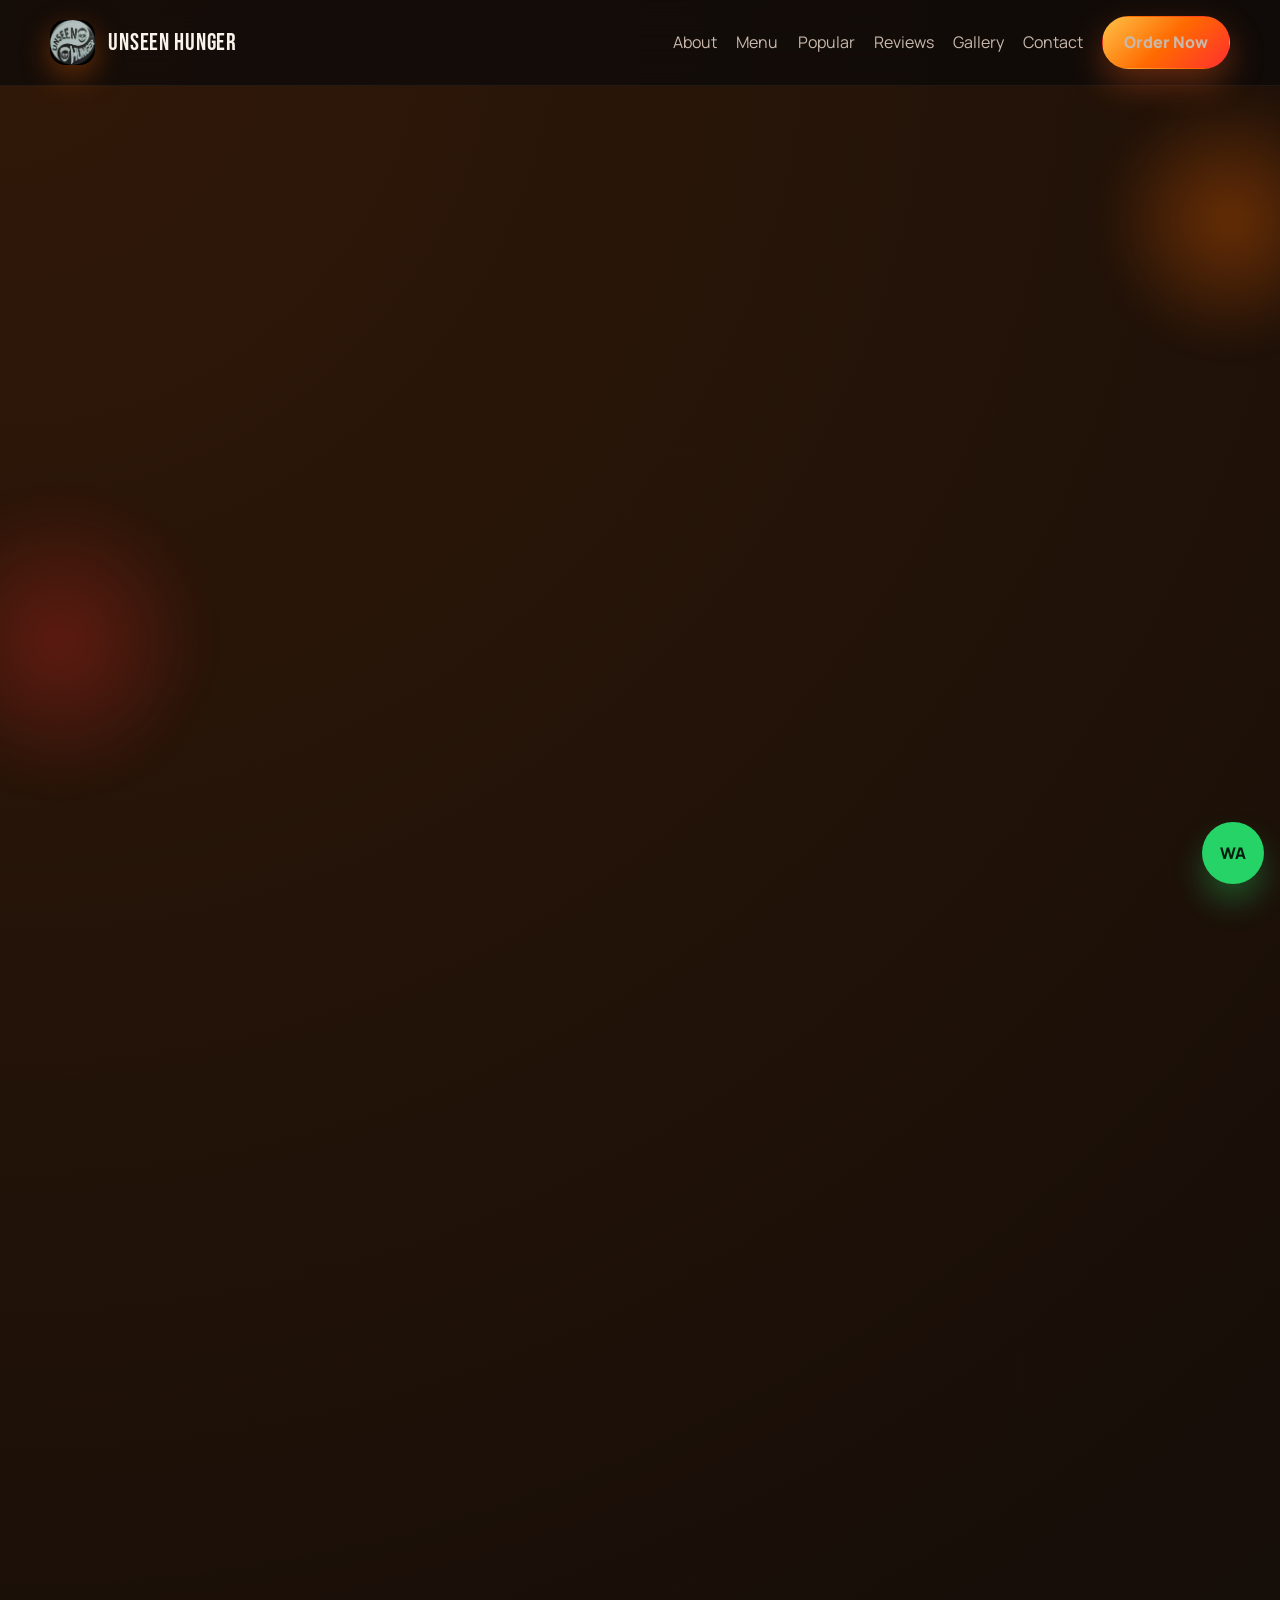
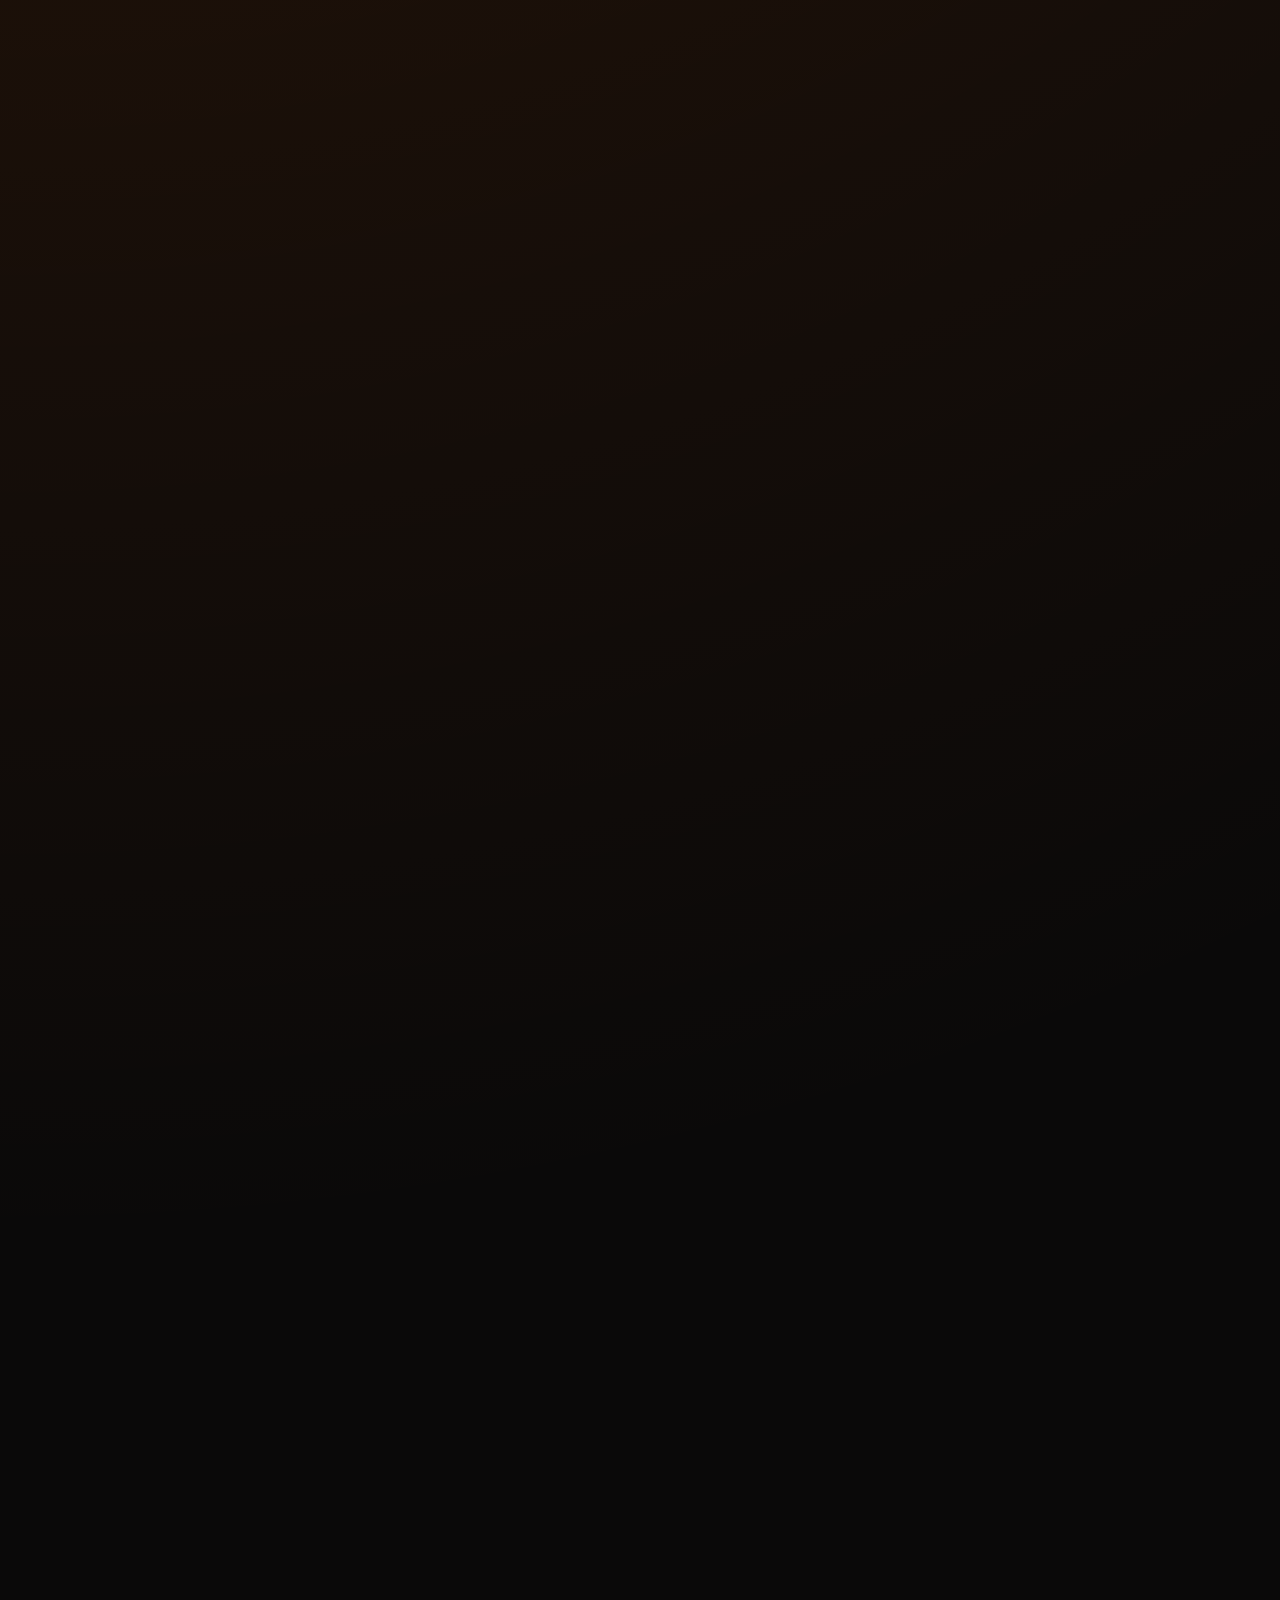
<file: Unseen hunger/index.html>
<!DOCTYPE html>
<html lang="en">
<head>
    <meta charset="UTF-8">
    <meta http-equiv="refresh" content="0; url=./public/index.html">
    <title>Unseen Hunger</title>
</head>
<body>
    <p>Redirecting to <a href="./public/index.html">Unseen Hunger</a>...</p>
</body>
</html>
</file>
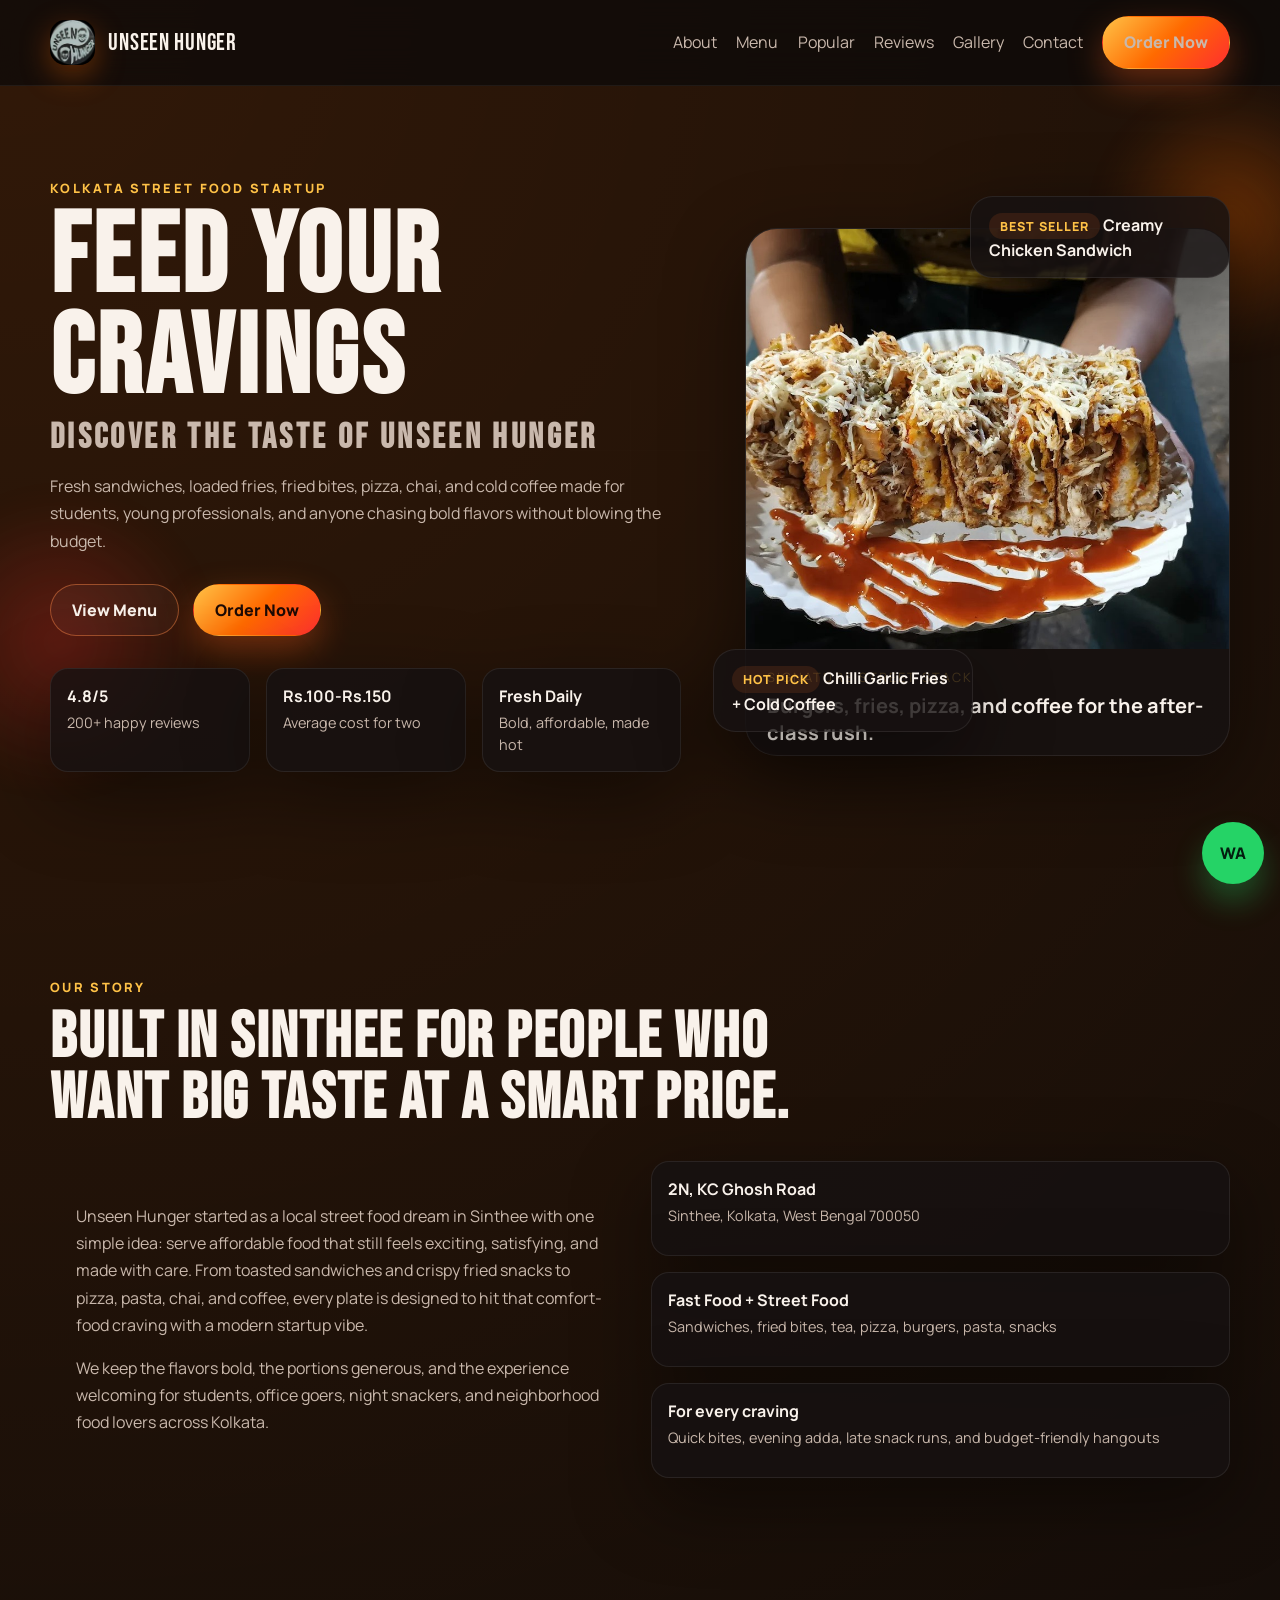
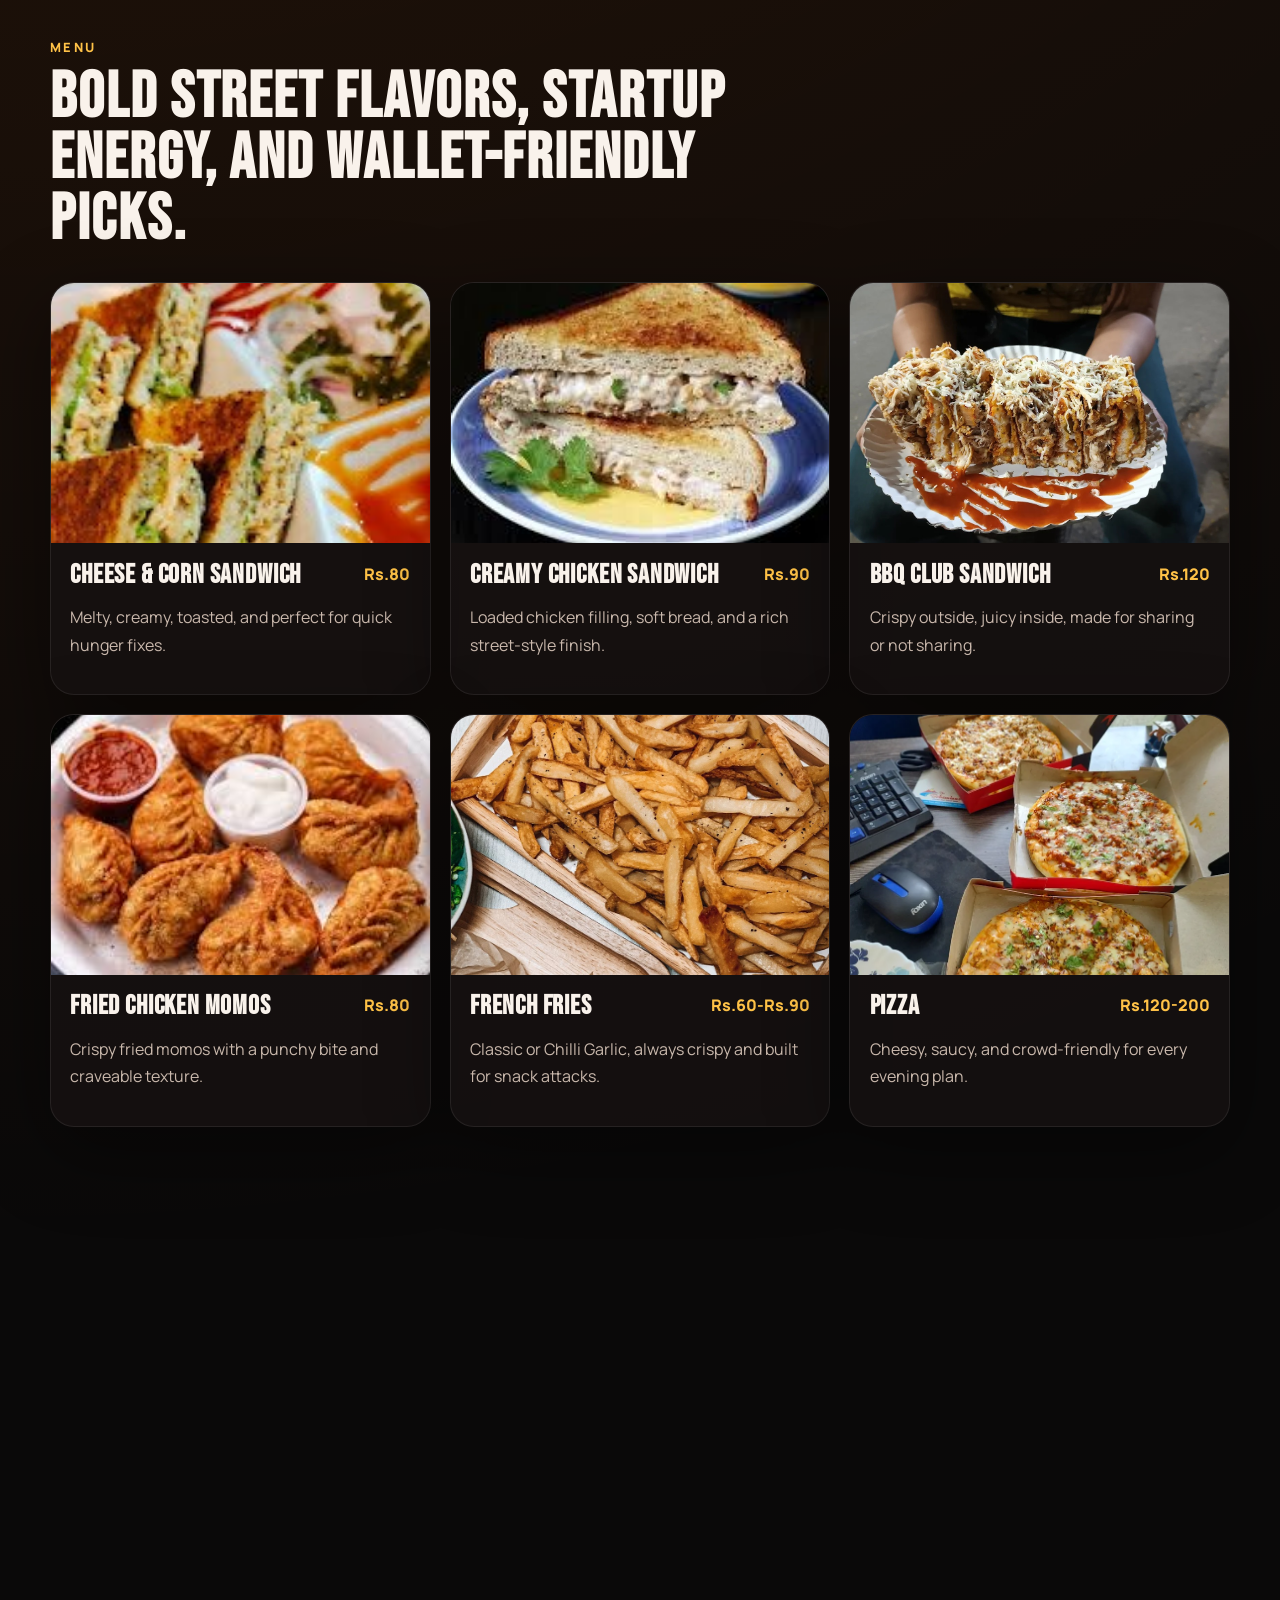
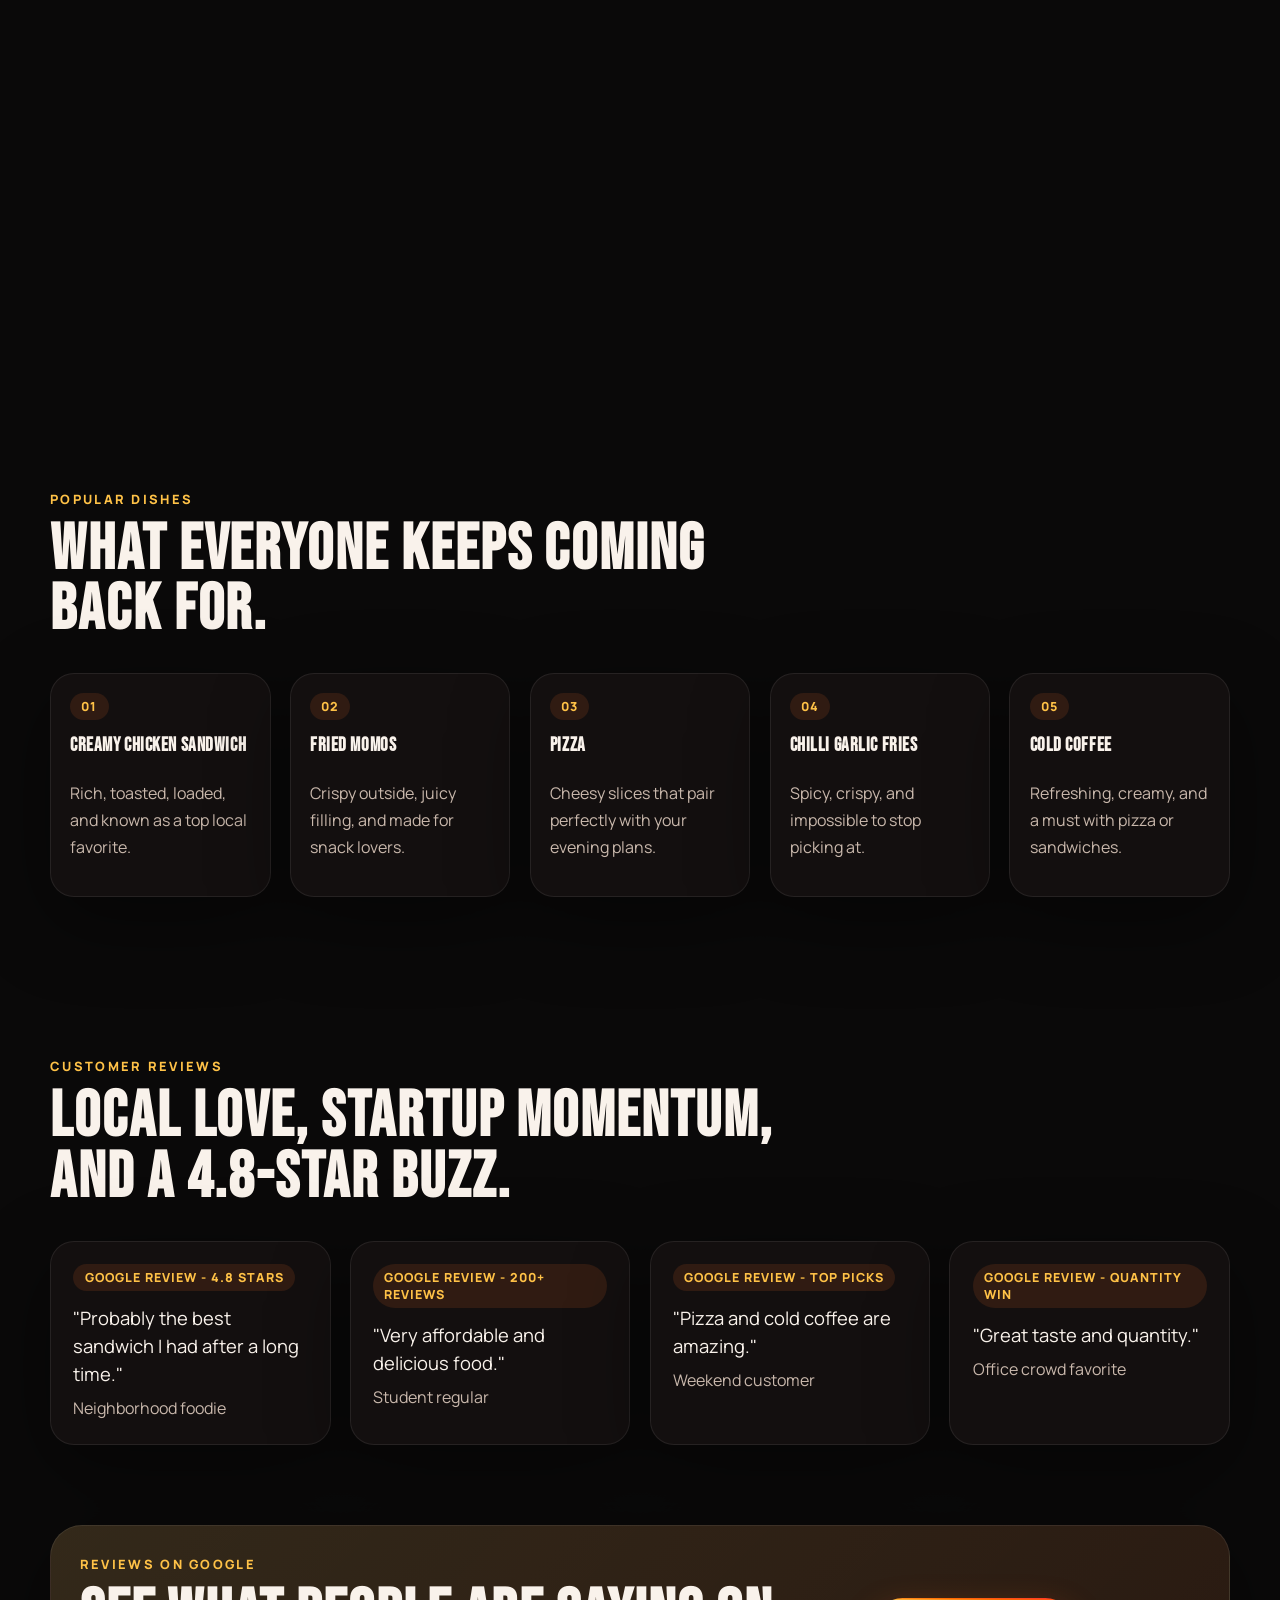
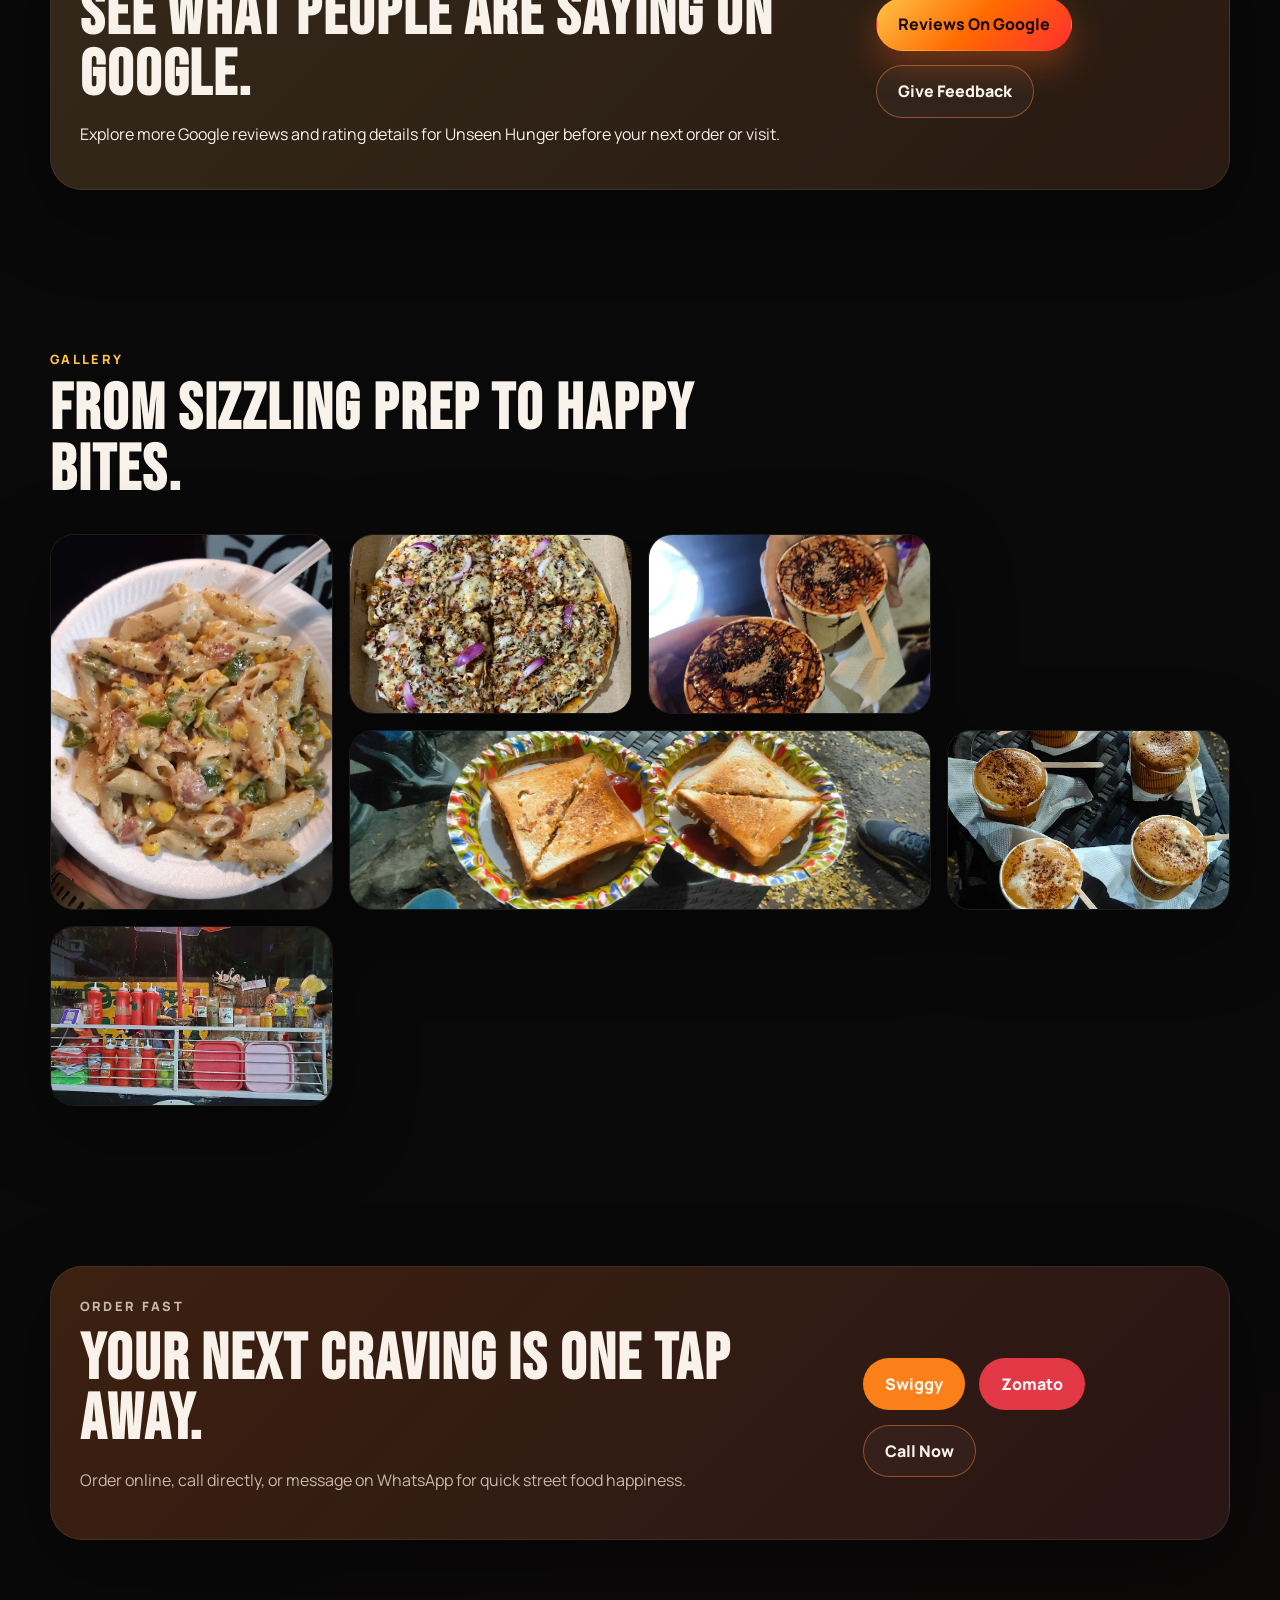
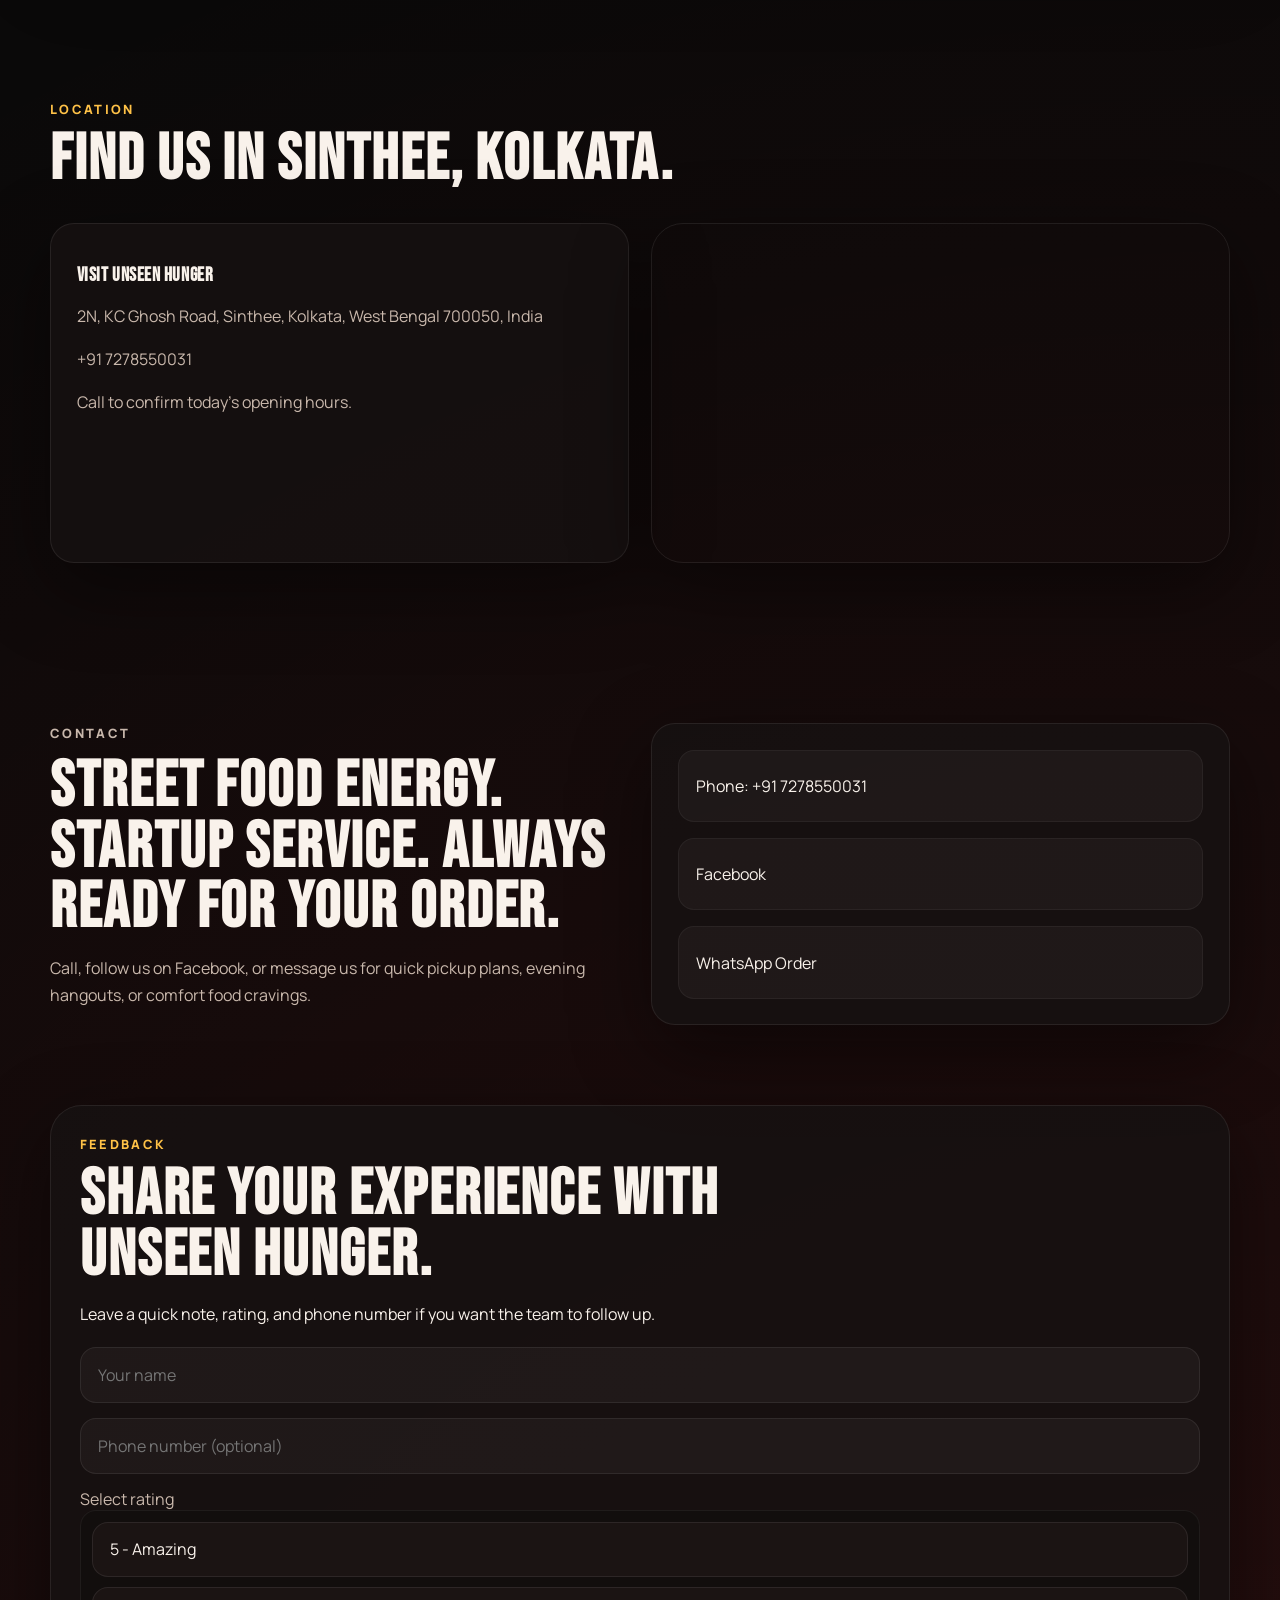
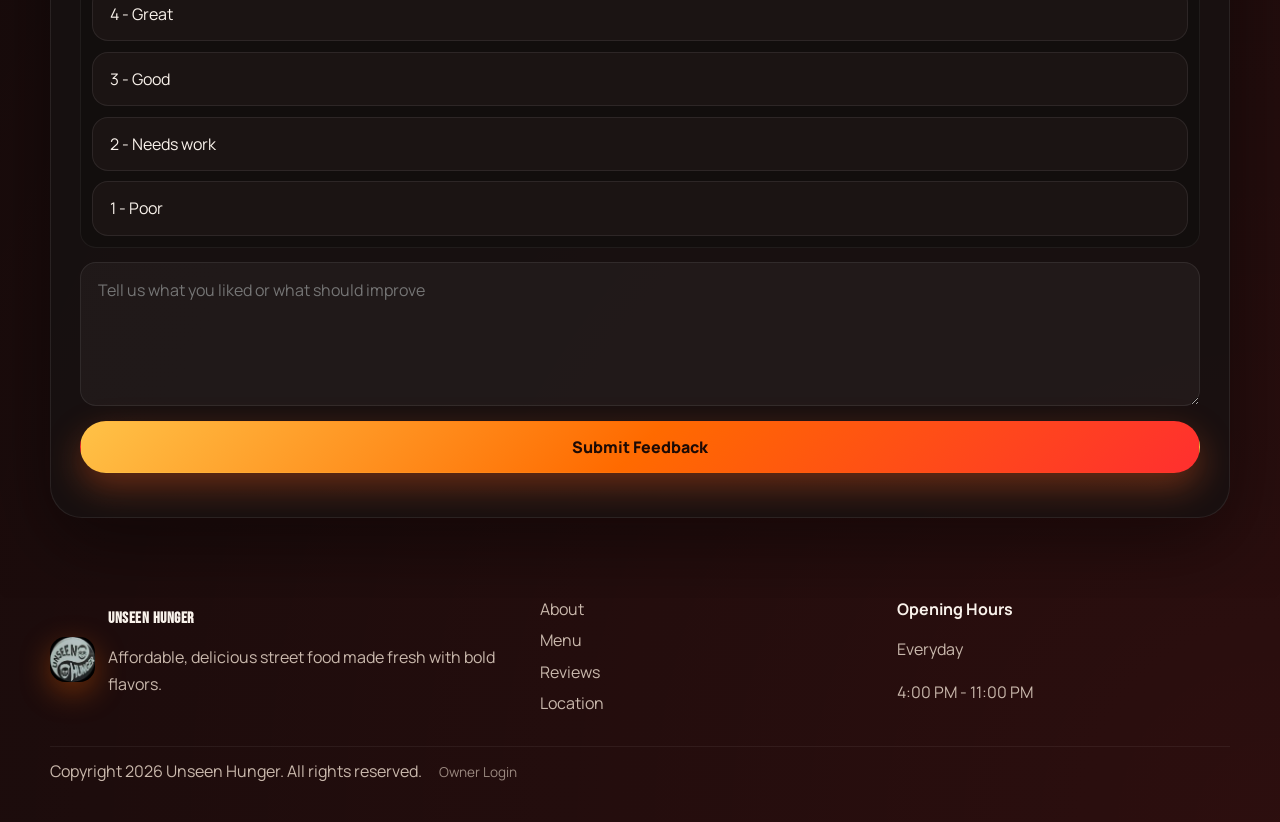
<file: Unseen hunger/public/index.html>
<!DOCTYPE html>
<html lang="en">
<head>
    <meta charset="UTF-8">
    <meta name="viewport" content="width=device-width, initial-scale=1.0">
    <meta name="description" content="Unseen Hunger is Kolkata's bold street food startup serving sandwiches, fried bites, pizza, chai, coffee, and more at student-friendly prices.">
    <title>Unseen Hunger | Feed Your Cravings</title>
    <link rel="preconnect" href="https://fonts.googleapis.com">
    <link rel="preconnect" href="https://fonts.gstatic.com" crossorigin>
    <link href="https://fonts.googleapis.com/css2?family=Bebas+Neue&family=Manrope:wght@400;500;700;800&display=swap" rel="stylesheet">
    <link rel="stylesheet" href="style.css">
</head>
<body>
    <div class="bg-orb orb-1"></div>
    <div class="bg-orb orb-2"></div>
    <div class="noise"></div>

    <header class="site-header" id="top">
        <nav class="navbar">
            <a class="brand" href="#hero" aria-label="Unseen Hunger home">
                <img class="brand-mark" src="logo.jpg.jpeg" alt="Unseen Hunger logo">
                <span class="brand-text">Unseen Hunger</span>
            </a>
            <button class="menu-toggle" type="button" aria-expanded="false" aria-controls="nav-links" aria-label="Open navigation">
                <span></span>
                <span></span>
                <span></span>
            </button>
            <div class="nav-links" id="nav-links">
                <a href="#about">About</a>
                <a href="#menu">Menu</a>
                <a href="#popular">Popular</a>
                <a href="#reviews">Reviews</a>
                <a href="#gallery">Gallery</a>
                <a href="#contact">Contact</a>
                <a class="button button-primary nav-cta" href="#order">Order Now</a>
            </div>
        </nav>
    </header>

    <main>
        <section class="hero section" id="hero">
            <div class="hero-copy reveal">
                <p class="eyebrow">Kolkata Street Food Startup</p>
                <h1>Feed Your Cravings <span>Discover the Taste of Unseen Hunger</span></h1>
                <p class="hero-text">
                    Fresh sandwiches, loaded fries, fried bites, pizza, chai, and cold coffee made for students,
                    young professionals, and anyone chasing bold flavors without blowing the budget.
                </p>
                <div class="hero-actions">
                    <a class="button button-secondary" href="#menu">View Menu</a>
                    <a class="button button-primary" href="#order">Order Now</a>
                </div>
                <div class="hero-metrics">
                    <div>
                        <strong>4.8/5</strong>
                        <span>200+ happy reviews</span>
                    </div>
                    <div>
                        <strong>Rs.100-Rs.150</strong>
                        <span>Average cost for two</span>
                    </div>
                    <div>
                        <strong>Fresh Daily</strong>
                        <span>Bold, affordable, made hot</span>
                    </div>
                </div>
            </div>

            <div class="hero-visual reveal">
                <div class="hero-stack">
                    <article class="hero-card hero-card-main floating-card">
                        <img src="bbq-club.jpg.jpeg" alt="Unseen Hunger signature sandwich">
                        <div class="hero-card-body">
                            <p>Signature Street Stack</p>
                            <strong>Burgers, fries, pizza, and coffee for the after-class rush.</strong>
                        </div>
                    </article>
                    <article class="hero-card hero-card-small card-top">
                        <span class="tag">Best Seller</span>
                        <strong>Creamy Chicken Sandwich</strong>
                    </article>
                    <article class="hero-card hero-card-small card-bottom">
                        <span class="tag">Hot Pick</span>
                        <strong>Chilli Garlic Fries + Cold Coffee</strong>
                    </article>
                </div>
            </div>
        </section>

        <section class="about section" id="about">
            <div class="section-heading reveal">
                <p class="eyebrow">Our Story</p>
                <h2>Built in Sinthee for people who want big taste at a smart price.</h2>
            </div>
            <div class="about-layout">
                <div class="about-panel reveal">
                    <p>
                        Unseen Hunger started as a local street food dream in Sinthee with one simple idea:
                        serve affordable food that still feels exciting, satisfying, and made with care.
                        From toasted sandwiches and crispy fried snacks to pizza, pasta, chai, and coffee,
                        every plate is designed to hit that comfort-food craving with a modern startup vibe.
                    </p>
                    <p>
                        We keep the flavors bold, the portions generous, and the experience welcoming for students,
                        office goers, night snackers, and neighborhood food lovers across Kolkata.
                    </p>
                </div>
                <div class="about-highlights reveal">
                    <div class="mini-stat">
                        <strong>2N, KC Ghosh Road</strong>
                        <span>Sinthee, Kolkata, West Bengal 700050</span>
                    </div>
                    <div class="mini-stat">
                        <strong>Fast Food + Street Food</strong>
                        <span>Sandwiches, fried bites, tea, pizza, burgers, pasta, snacks</span>
                    </div>
                    <div class="mini-stat">
                        <strong>For every craving</strong>
                        <span>Quick bites, evening adda, late snack runs, and budget-friendly hangouts</span>
                    </div>
                </div>
            </div>
        </section>

        <section class="menu section" id="menu">
            <div class="section-heading reveal">
                <p class="eyebrow">Menu</p>
                <h2>Bold street flavors, startup energy, and wallet-friendly picks.</h2>
            </div>
            <div class="menu-grid">
                <article class="food-card reveal">
                    <img src="cheese-corn.jpg.jpeg" alt="Cheese &amp; Corn Sandwich">
                    <div class="food-card-content">
                        <div class="food-card-top">
                            <h3>Cheese &amp; Corn Sandwich</h3>
                            <span>Rs.80</span>
                        </div>
                        <p>Melty, creamy, toasted, and perfect for quick hunger fixes.</p>
                    </div>
                </article>
                <article class="food-card reveal">
                    <img src="creamy-chicken.jpg.jpeg" alt="Creamy chicken sandwich">
                    <div class="food-card-content">
                        <div class="food-card-top">
                            <h3>Creamy Chicken Sandwich</h3>
                            <span>Rs.90</span>
                        </div>
                        <p>Loaded chicken filling, soft bread, and a rich street-style finish.</p>
                    </div>
                </article>
                <article class="food-card reveal">
                    <img src="bbq-club.jpg.jpeg" alt="BBQ Club Sandwich">
                    <div class="food-card-content">
                        <div class="food-card-top">
                            <h3>BBQ Club Sandwich</h3>
                            <span>Rs.120</span>
                        </div>
                        <p>Crispy outside, juicy inside, made for sharing or not sharing.</p>
                    </div>
                </article>
                <article class="food-card reveal">
                    <img src="fried-momos.jpg.jpeg" alt="Fried chicken momos">
                    <div class="food-card-content">
                        <div class="food-card-top">
                            <h3>Fried Chicken Momos</h3>
                            <span>Rs.80</span>
                        </div>
                        <p>Crispy fried momos with a punchy bite and craveable texture.</p>
                    </div>
                </article>
                <article class="food-card reveal">
                    <img src="French-Fries.jpg.jpeg" alt="French fries">
                    <div class="food-card-content">
                        <div class="food-card-top">
                            <h3>French Fries</h3>
                            <span>Rs.60-Rs.90</span>
                        </div>
                        <p>Classic or Chilli Garlic, always crispy and built for snack attacks.</p>
                    </div>
                </article>
                <article class="food-card reveal">
                    <img src="pizza.jpg.webp" alt="Pizza">
                    <div class="food-card-content">
                        <div class="food-card-top">
                            <h3>Pizza</h3>
                            <span>Rs.120-200</span>
                        </div>
                        <p>Cheesy, saucy, and crowd-friendly for every evening plan.</p>
                    </div>
                </article>
                <article class="food-card reveal">
                    <img src="Pasta.jpg.jpeg" alt="Pasta">
                    <div class="food-card-content">
                        <div class="food-card-top">
                            <h3>Pasta</h3>
                            <span>Rs.110-150</span>
                        </div>
                        <p>Comforting, creamy, and made for those bigger hunger moods.</p>
                    </div>
                </article>
                <article class="food-card reveal">
                    <img src="Burger.jpg.jpg" alt="Burger">
                    <div class="food-card-content">
                        <div class="food-card-top">
                            <h3>Burgers</h3>
                            <span>Rs.90</span>
                        </div>
                        <p>Messy, saucy, satisfying burgers that land every single time.</p>
                    </div>
                </article>
                <article class="food-card reveal">
                    <img src="Masala%20Chai%20%26%20Cold%20Coffee.jpg.jpeg" alt="Masala chai and cold coffee">
                    <div class="food-card-content">
                        <div class="food-card-top">
                            <h3>Masala Chai &amp; Cold Coffee</h3>
                            <span>Rs.30-Rs.80</span>
                        </div>
                        <p>Hot chai for the adda, cold coffee for the cool-down.</p>
                    </div>
                </article>
            </div>
        </section>

        <section class="section explore-more">
            <div class="explore-panel reveal">
                <div>
                    <p class="eyebrow">Explore More</p>
                    <h2>See the full Unseen Hunger menu on Google.</h2>
                    <p>Want more than the highlights? Open the public Google menu page to explore more items and menu details.</p>
                </div>
                <a class="button button-primary" href="https://www.google.com/search?q=unseen+hunger+sinthi+more+menu&client=ms-android-vivo-rvo3&sca_esv=4b9c4fb793c57767&biw=759&bih=732&cs=0&sxsrf=ANbL-n7y2rIiMh_Pp48uO7dHuOWP0OiEVQ%3A1774396024564&ei=eCLDabiSIpeX4-EPqrGRuQI&oq=unseen+hunger+sint+menu&gs_lp=[base64]&sclient=gws-wiz-serp#vhid=33:/g/11sh0b9k1y&vssid=menu-viewer-entrypoint" target="_blank" rel="noreferrer">Explore More</a>
            </div>
        </section>

        <section class="popular section" id="popular">
            <div class="section-heading reveal">
                <p class="eyebrow">Popular Dishes</p>
                <h2>What everyone keeps coming back for.</h2>
            </div>
            <div class="popular-grid">
                <article class="popular-card reveal">
                    <span class="chip">01</span>
                    <h3>Creamy Chicken Sandwich</h3>
                    <p>Rich, toasted, loaded, and known as a top local favorite.</p>
                </article>
                <article class="popular-card reveal">
                    <span class="chip">02</span>
                    <h3>Fried Momos</h3>
                    <p>Crispy outside, juicy filling, and made for snack lovers.</p>
                </article>
                <article class="popular-card reveal">
                    <span class="chip">03</span>
                    <h3>Pizza</h3>
                    <p>Cheesy slices that pair perfectly with your evening plans.</p>
                </article>
                <article class="popular-card reveal">
                    <span class="chip">04</span>
                    <h3>Chilli Garlic Fries</h3>
                    <p>Spicy, crispy, and impossible to stop picking at.</p>
                </article>
                <article class="popular-card reveal">
                    <span class="chip">05</span>
                    <h3>Cold Coffee</h3>
                    <p>Refreshing, creamy, and a must with pizza or sandwiches.</p>
                </article>
            </div>
        </section>

        <section class="reviews section" id="reviews">
            <div class="section-heading reveal">
                <p class="eyebrow">Customer Reviews</p>
                <h2>Local love, startup momentum, and a 4.8-star buzz.</h2>
            </div>
            <div class="reviews-grid">
                <article class="review-card reveal">
                    <div class="stars">Google Review - 4.8 stars</div>
                    <p>"Probably the best sandwich I had after a long time."</p>
                    <span>Neighborhood foodie</span>
                </article>
                <article class="review-card reveal">
                    <div class="stars">Google Review - 200+ reviews</div>
                    <p>"Very affordable and delicious food."</p>
                    <span>Student regular</span>
                </article>
                <article class="review-card reveal">
                    <div class="stars">Google Review - Top picks</div>
                    <p>"Pizza and cold coffee are amazing."</p>
                    <span>Weekend customer</span>
                </article>
                <article class="review-card reveal">
                    <div class="stars">Google Review - Quantity win</div>
                    <p>"Great taste and quantity."</p>
                    <span>Office crowd favorite</span>
                </article>
            </div>
        </section>

        <section class="section reviews-more">
            <div class="explore-panel reveal">
                <div>
                    <p class="eyebrow">Reviews On Google</p>
                    <h2>See what people are saying on Google.</h2>
                    <p>Explore more Google reviews and rating details for Unseen Hunger before your next order or visit.</p>
                </div>
                <div class="panel-actions">
                    <a class="button button-primary" href="https://www.google.com/search?sca_esv=4b9c4fb793c57767&sxsrf=ANbL-n4Nf-1B57g6bqV9qM2l2chZojnVBA:1774394206032&si=AL3DRZEsmMGCryMMFSHJ3StBhOdZ2-6yYkXd_doETEE1OR-qOcOKy9moRKzRDwBpbWLuhPr2ci9l4XKQ9oYLTbVxWixCtUGCTHKCcUm3GGYwDjJEVM-DjaCLKrIrskj1ebAlm-Y-6P-K&q=Unseen+Hunger+Reviews&sa=X&ved=2ahUKEwiShN7C1bmTAxXnaHADHTmgIcMQ0bkNegQIHhAF&biw=767&bih=695&dpr=1.25" target="_blank" rel="noreferrer">Reviews On Google</a>
                    <a class="button button-secondary" href="https://www.google.com/search?sca_esv=4b9c4fb793c57767&authuser=2&sxsrf=ANbL-n55GEK6BvnERgiep0QPU_ebL6R2og:1774397616350&si=AL3DRZEsmMGCryMMFSHJ3StBhOdZ2-6yYkXd_doETEE1OR-qOcOKy9moRKzRDwBpbWLuhPr2ci9l4XKQ9oYLTbVxWixCtUGCTHKCcUm3GGYwDjJEVM-DjaCLKrIrskj1ebAlm-Y-6P-K&q=Unseen+Hunger+Reviews&sa=X&ved=2ahUKEwiuqPOc4rmTAxVUSGwGHUmoM-EQ0bkNegQINxAF&biw=770&bih=696&dpr=1.25#lrd=0x39f89d9b51447d35:0xd08842a1fa808951,3,,,," target="_blank" rel="noreferrer">Give Feedback</a>
                </div>
            </div>
        </section>

        <section class="gallery section" id="gallery">
            <div class="section-heading reveal">
                <p class="eyebrow">Gallery</p>
                <h2>From sizzling prep to happy bites.</h2>
            </div>
            <div class="gallery-grid">
                <figure class="gallery-item reveal tall">
                    <img src="From%20sizzling%20prep%20to%20happy%20bites(1).jpg.jpg" alt="Gallery image 1">
                </figure>
                <figure class="gallery-item reveal">
                    <img src="From%20sizzling%20prep%20to%20happy%20bites(2).jpg.jpg" alt="Gallery image 2">
                </figure>
                <figure class="gallery-item reveal">
                    <img src="From%20sizzling%20prep%20to%20happy%20bites(3).jpg.jpg" alt="Gallery image 3">
                </figure>
                <figure class="gallery-item reveal wide">
                    <img src="From%20sizzling%20prep%20to%20happy%20bites(4).jpg.jpg" alt="Gallery image 4">
                </figure>
                <figure class="gallery-item reveal">
                    <img src="From%20sizzling%20prep%20to%20happy%20bites(5).jpg.jpg" alt="Gallery image 5">
                </figure>
                <figure class="gallery-item reveal">
                    <img src="From%20sizzling%20prep%20to%20happy%20bites(6).jpg.jpg" alt="Gallery image 6">
                </figure>
            </div>
        </section>

        <section class="order section" id="order">
            <div class="order-panel reveal">
                <div>
                    <p class="eyebrow">Order Fast</p>
                    <h2>Your next craving is one tap away.</h2>
                    <p>Order online, call directly, or message on WhatsApp for quick street food happiness.</p>
                </div>
                <div class="order-actions">
                    <a class="button order-swiggy" href="https://www.swiggy.com/restaurants/unseen-hunger-baranagar-dumdum-kolkata-873011" target="_blank" rel="noreferrer">Swiggy</a>
                    <a class="button order-zomato" href="https://www.zomato.com/kolkata/unseen-hunger-2-sinthi" target="_blank" rel="noreferrer">Zomato</a>
                    <a class="button button-secondary" href="tel:+917278550031">Call Now</a>
                </div>
            </div>
        </section>

        <section class="location section" id="location">
            <div class="section-heading reveal">
                <p class="eyebrow">Location</p>
                <h2>Find us in Sinthee, Kolkata.</h2>
            </div>
            <div class="location-layout">
                <div class="location-card reveal">
                    <h3>Visit Unseen Hunger</h3>
                    <p>2N, KC Ghosh Road, Sinthee, Kolkata, West Bengal 700050, India</p>
                    <p><a href="tel:+917278550031">+91 7278550031</a></p>
                    <p>Call to confirm today's opening hours.</p>
                </div>
                <div class="map-frame reveal">
                    <iframe
                        title="Unseen Hunger Location"
                        src="https://www.google.com/maps?q=2N%2C%20KC%20Ghosh%20Road%2C%20Sinthee%2C%20Kolkata%2C%20West%20Bengal%20700050%2C%20India&z=15&output=embed"
                        loading="lazy"
                        referrerpolicy="no-referrer-when-downgrade"
                        allowfullscreen>
                    </iframe>
                </div>
            </div>
        </section>

        <section class="contact section" id="contact">
            <div class="contact-grid">
                <div class="contact-copy reveal">
                    <p class="eyebrow">Contact</p>
                    <h2>Street food energy. Startup service. Always ready for your order.</h2>
                    <p>Call, follow us on Facebook, or message us for quick pickup plans, evening hangouts, or comfort food cravings.</p>
                </div>
                <div class="contact-panel reveal">
                    <a href="tel:+917278550031">Phone: +91 7278550031</a>
                    <a href="https://www.facebook.com/unseenhunger1511/" target="_blank" rel="noreferrer">Facebook</a>
                    <a href="https://wa.me/917278550031" target="_blank" rel="noreferrer">WhatsApp Order</a>
                </div>
            </div>
        </section>

        <section class="section feedback-section" id="feedback">
            <div class="feedback-panel reveal">
                <div class="section-heading feedback-heading">
                    <p class="eyebrow">Feedback</p>
                    <h2>Share your experience with Unseen Hunger.</h2>
                    <p>Leave a quick note, rating, and phone number if you want the team to follow up.</p>
                </div>
                <form class="feedback-form" id="feedback-form">
                    <input type="text" name="name" placeholder="Your name" required>
                    <input type="tel" name="phone" placeholder="Phone number (optional)">
                    <fieldset class="rating-group">
                        <legend>Select rating</legend>
                        <div class="rating-options">
                            <label class="rating-option">
                                <input type="radio" name="rating" value="5" required>
                                <span>5 - Amazing</span>
                            </label>
                            <label class="rating-option">
                                <input type="radio" name="rating" value="4" required>
                                <span>4 - Great</span>
                            </label>
                            <label class="rating-option">
                                <input type="radio" name="rating" value="3" required>
                                <span>3 - Good</span>
                            </label>
                            <label class="rating-option">
                                <input type="radio" name="rating" value="2" required>
                                <span>2 - Needs work</span>
                            </label>
                            <label class="rating-option">
                                <input type="radio" name="rating" value="1" required>
                                <span>1 - Poor</span>
                            </label>
                        </div>
                    </fieldset>
                    <textarea name="message" rows="5" placeholder="Tell us what you liked or what should improve" required></textarea>
                    <button class="button button-primary" type="submit">Submit Feedback</button>
                    <p class="feedback-status" id="feedback-status"></p>
                </form>
            </div>
        </section>
    </main>

    <footer class="site-footer">
        <div class="footer-brand">
            <img class="brand-mark" src="logo.jpg.jpeg" alt="Unseen Hunger logo">
            <div>
                <strong>Unseen Hunger</strong>
                <p>Affordable, delicious street food made fresh with bold flavors.</p>
            </div>
        </div>
        <div class="footer-links">
            <a href="#about">About</a>
            <a href="#menu">Menu</a>
            <a href="#reviews">Reviews</a>
            <a href="#location">Location</a>
        </div>
        <div class="footer-hours">
            <strong>Opening Hours</strong>
            <p>Everyday</p>
            <p>4:00 PM - 11:00 PM</p>
        </div>
        <p class="footer-copy">
            Copyright 2026 Unseen Hunger. All rights reserved.
            <a class="admin-link" href="admin.html">Owner Login</a>
        </p>
    </footer>

    <a class="whatsapp-float" href="https://wa.me/917278550031" target="_blank" rel="noreferrer" aria-label="Order on WhatsApp">
        <span>WA</span>
    </a>

    <script src="script.js"></script>
</body>
</html>
</file>
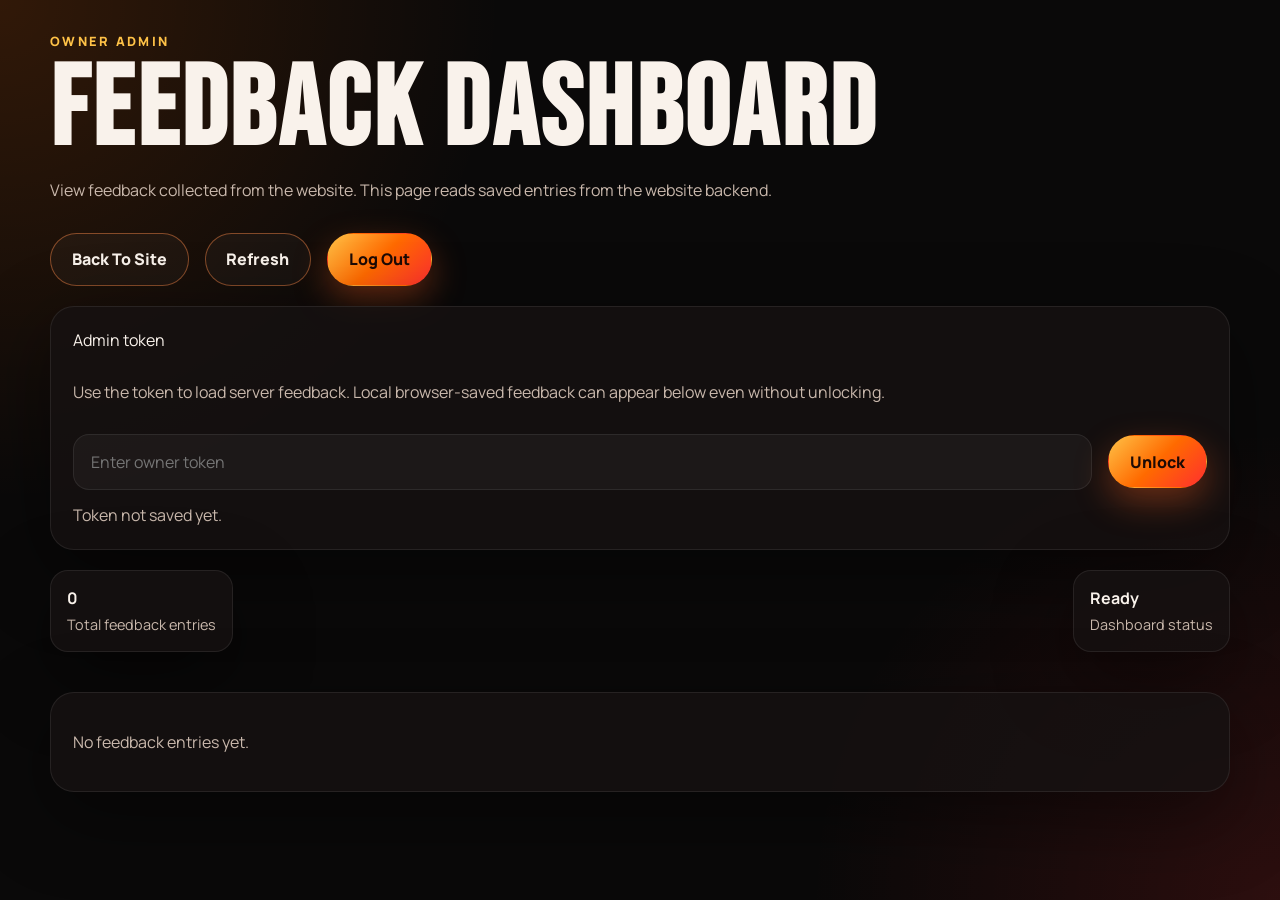
<file: Unseen hunger/public/admin.html>
<!DOCTYPE html>
<html lang="en">
<head>
    <meta charset="UTF-8">
    <meta name="viewport" content="width=device-width, initial-scale=1.0">
    <title>Unseen Hunger Admin</title>
    <link rel="preconnect" href="https://fonts.googleapis.com">
    <link rel="preconnect" href="https://fonts.gstatic.com" crossorigin>
    <link href="https://fonts.googleapis.com/css2?family=Bebas+Neue&family=Manrope:wght@400;500;700;800&display=swap" rel="stylesheet">
    <link rel="stylesheet" href="style.css">
</head>
<body>
    <main class="admin-page">
        <section class="admin-shell">
            <div class="admin-header">
                <div>
                    <p class="eyebrow">Owner Admin</p>
                    <h1>Feedback Dashboard</h1>
                    <p class="admin-subtext">View feedback collected from the website. This page reads saved entries from the website backend.</p>
                </div>
                <div class="admin-actions">
                    <a class="button button-secondary" href="index.html">Back To Site</a>
                    <button class="button button-secondary" id="refresh-feedback" type="button">Refresh</button>
                    <button class="button button-primary" id="logout-admin" type="button">Log Out</button>
                </div>
            </div>

            <div class="admin-card">
                <form class="admin-login" id="admin-login">
                    <label for="admin-token">Admin token</label>
                    <p class="admin-subtext">Use the token to load server feedback. Local browser-saved feedback can appear below even without unlocking.</p>
                    <div class="admin-login-row">
                        <input id="admin-token" type="password" placeholder="Enter owner token" required>
                        <button class="button button-primary" type="submit">Unlock</button>
                    </div>
                    <div class="admin-inline-actions">
                        <span id="admin-token-status">Token not saved yet.</span>
                    </div>
                </form>
            </div>

            <div class="admin-summary">
                <div class="mini-stat">
                    <strong id="feedback-count">0</strong>
                    <span>Total feedback entries</span>
                </div>
                <div class="mini-stat">
                    <strong id="admin-status">Ready</strong>
                    <span>Dashboard status</span>
                </div>
            </div>

            <p class="admin-error" id="admin-error"></p>
            <div class="feedback-list" id="feedback-list">
                <div class="admin-card">
                    <p class="admin-subtext">Unlock the dashboard to view feedback.</p>
                </div>
            </div>
        </section>
    </main>
    <script src="admin.js"></script>
</body>
</html>
</file>
<file: Unseen hunger/public/style.css>
:root {
    --bg: #0a0909;
    --bg-soft: #131111;
    --panel: rgba(22, 18, 18, 0.82);
    --panel-strong: #171313;
    --line: rgba(255, 255, 255, 0.08);
    --text: #f9f2eb;
    --muted: #c9b8ac;
    --accent: #ff6a00;
    --accent-2: #ff2f2f;
    --accent-3: #ffc247;
    --success: #25d366;
    --shadow: 0 24px 80px rgba(0, 0, 0, 0.45);
    --radius-xl: 32px;
    --radius-lg: 24px;
    --radius-md: 18px;
    --container: min(1180px, calc(100vw - 2rem));
}

* {
    box-sizing: border-box;
}

html {
    scroll-behavior: smooth;
}

body {
    margin: 0;
    min-width: 320px;
    font-family: "Manrope", sans-serif;
    background:
        radial-gradient(circle at top left, rgba(255, 106, 0, 0.16), transparent 32%),
        radial-gradient(circle at bottom right, rgba(255, 47, 47, 0.14), transparent 30%),
        var(--bg);
    color: var(--text);
    overflow-x: hidden;
}

main {
    overflow: clip;
}

img {
    display: block;
    width: 100%;
}

a {
    color: inherit;
    text-decoration: none;
}

button {
    font: inherit;
}

.noise {
    position: fixed;
    inset: 0;
    pointer-events: none;
    background-image:
        linear-gradient(rgba(255, 255, 255, 0.02) 1px, transparent 1px),
        linear-gradient(90deg, rgba(255, 255, 255, 0.02) 1px, transparent 1px);
    background-size: 90px 90px;
    mask-image: radial-gradient(circle at center, black, transparent 90%);
    opacity: 0.45;
}

.bg-orb {
    position: fixed;
    border-radius: 999px;
    filter: blur(18px);
    opacity: 0.45;
    pointer-events: none;
}

.orb-1 {
    width: 260px;
    height: 260px;
    top: 10%;
    right: -80px;
    background: radial-gradient(circle, rgba(255, 106, 0, 0.75), transparent 70%);
}

.orb-2 {
    width: 300px;
    height: 300px;
    bottom: 12%;
    left: -90px;
    background: radial-gradient(circle, rgba(255, 47, 47, 0.58), transparent 70%);
}

.site-header {
    position: sticky;
    top: 0;
    z-index: 100;
    backdrop-filter: blur(18px);
    background: rgba(10, 9, 9, 0.7);
    border-bottom: 1px solid rgba(255, 255, 255, 0.06);
}

.navbar,
.section,
.site-footer {
    width: var(--container);
    margin: 0 auto;
}

.navbar {
    display: flex;
    align-items: center;
    justify-content: space-between;
    gap: 1rem;
    padding: 1rem 0;
}

.brand,
.footer-brand {
    display: inline-flex;
    align-items: center;
    gap: 0.85rem;
}

.brand-mark {
    width: 2.8rem;
    height: 2.8rem;
    display: block;
    border-radius: 0.95rem;
    object-fit: cover;
    background: #1a1411;
    box-shadow: 0 10px 30px rgba(255, 106, 0, 0.35);
}

.brand-text,
.footer-brand strong,
h1,
h2,
h3 {
    font-family: "Bebas Neue", sans-serif;
    letter-spacing: 0.03em;
}

.brand-text {
    font-size: 1.5rem;
}

.nav-links {
    display: flex;
    align-items: center;
    gap: 1.2rem;
}

.nav-links a {
    color: var(--muted);
    transition: color 0.25s ease, transform 0.25s ease;
}

.nav-links a:hover,
.nav-links a:focus-visible {
    color: var(--text);
    transform: translateY(-1px);
}

.button {
    display: inline-flex;
    align-items: center;
    justify-content: center;
    min-height: 3rem;
    padding: 0.9rem 1.3rem;
    border-radius: 999px;
    border: 1px solid transparent;
    font-weight: 800;
    transition: transform 0.25s ease, box-shadow 0.25s ease, border-color 0.25s ease;
}

.button:hover,
.button:focus-visible {
    transform: translateY(-2px);
}

.button-primary {
    color: #1d0a05;
    background: linear-gradient(135deg, var(--accent-3), var(--accent), var(--accent-2));
    box-shadow: 0 14px 34px rgba(255, 97, 32, 0.35);
}

.button-secondary {
    border-color: rgba(255, 137, 72, 0.45);
    background: rgba(255, 255, 255, 0.03);
    color: var(--text);
}

.menu-toggle {
    display: none;
    flex-direction: column;
    gap: 0.3rem;
    width: 3rem;
    height: 3rem;
    border: 0;
    border-radius: 0.9rem;
    background: rgba(255, 255, 255, 0.05);
    justify-content: center;
    align-items: center;
    cursor: pointer;
}

.menu-toggle span {
    width: 1.3rem;
    height: 2px;
    border-radius: 999px;
    background: var(--text);
}

.section {
    padding: 5rem 0;
    position: relative;
}

.hero {
    display: grid;
    grid-template-columns: 1.1fr 0.9fr;
    gap: 2rem;
    align-items: center;
    min-height: calc(100vh - 88px);
    padding-top: 3rem;
}

.eyebrow {
    margin: 0 0 0.75rem;
    color: var(--accent-3);
    text-transform: uppercase;
    letter-spacing: 0.18em;
    font-size: 0.8rem;
    font-weight: 800;
}

h1 {
    margin: 0;
    font-size: clamp(4rem, 9vw, 7rem);
    line-height: 0.9;
}

h1 span {
    display: block;
    margin-top: 0.6rem;
    font-size: clamp(1.4rem, 3vw, 2.2rem);
    line-height: 1.05;
    color: var(--muted);
}

.hero-text,
.about-panel p,
.food-card p,
.popular-card p,
.review-card span,
.location-card p,
.contact-copy p,
.order-panel p,
.footer-brand p,
.footer-hours p {
    color: var(--muted);
    line-height: 1.7;
}

.hero-actions,
.order-actions {
    display: flex;
    flex-wrap: wrap;
    gap: 0.9rem;
    margin-top: 1.8rem;
}

.hero-metrics {
    display: grid;
    grid-template-columns: repeat(3, minmax(0, 1fr));
    gap: 1rem;
    margin-top: 2rem;
}

.hero-metrics div,
.mini-stat,
.popular-card,
.review-card,
.location-card,
.contact-panel,
.order-panel,
.food-card,
.hero-card {
    border: 1px solid var(--line);
    background: var(--panel);
    box-shadow: var(--shadow);
}

.hero-metrics div,
.mini-stat {
    padding: 1rem;
    border-radius: var(--radius-md);
}

.hero-metrics strong,
.mini-stat strong {
    display: block;
    margin-bottom: 0.25rem;
    font-size: 1rem;
}

.hero-metrics span,
.mini-stat span {
    color: var(--muted);
    font-size: 0.9rem;
}

.hero-stack {
    position: relative;
    min-height: 560px;
}

.hero-card {
    border-radius: var(--radius-xl);
    overflow: hidden;
}

.hero-card-main {
    position: absolute;
    inset: 2rem 0 0 2rem;
}

.hero-card-main img {
    height: 420px;
    object-fit: cover;
}

.hero-card-body {
    padding: 1.2rem 1.3rem 1.5rem;
}

.hero-card-body p {
    margin: 0 0 0.35rem;
    color: var(--accent-3);
    font-size: 0.8rem;
    text-transform: uppercase;
    letter-spacing: 0.16em;
}

.hero-card-body strong {
    display: block;
    font-size: 1.25rem;
}

.hero-card-small {
    position: absolute;
    width: min(260px, 74%);
    padding: 1rem 1.1rem;
    border-radius: 1.4rem;
    z-index: 2;
}

.card-top {
    top: 0;
    right: 0;
}

.card-bottom {
    bottom: 1.5rem;
    left: 0;
}

.tag,
.chip,
.stars {
    display: inline-flex;
    align-items: center;
    width: fit-content;
    padding: 0.3rem 0.7rem;
    border-radius: 999px;
    background: rgba(255, 116, 43, 0.12);
    color: var(--accent-3);
    font-size: 0.78rem;
    letter-spacing: 0.08em;
    text-transform: uppercase;
    font-weight: 800;
}

.section-heading {
    max-width: 760px;
    margin-bottom: 2rem;
}

h2 {
    margin: 0;
    font-size: clamp(2.4rem, 6vw, 4rem);
    line-height: 0.95;
}

.about-layout,
.location-layout,
.contact-grid {
    display: grid;
    grid-template-columns: repeat(2, minmax(0, 1fr));
    gap: 1.4rem;
}

.about-panel,
.contact-panel,
.location-card {
    padding: 1.6rem;
    border-radius: var(--radius-lg);
}

.about-highlights {
    display: grid;
    gap: 1rem;
}

.menu-grid,
.popular-grid,
.reviews-grid {
    display: grid;
    gap: 1.2rem;
}

.menu-grid {
    grid-template-columns: repeat(3, minmax(0, 1fr));
}

.food-card {
    border-radius: var(--radius-lg);
    overflow: hidden;
}

.food-card img {
    height: 260px;
    object-fit: cover;
}

.food-card-content {
    padding: 1.2rem;
}

.food-card-top {
    display: flex;
    align-items: start;
    justify-content: space-between;
    gap: 1rem;
}

.food-card-top h3 {
    margin: 0;
    font-size: 1.7rem;
    line-height: 0.95;
}

.food-card-top span {
    white-space: nowrap;
    color: var(--accent-3);
    font-weight: 800;
}

.popular-grid {
    grid-template-columns: repeat(5, minmax(0, 1fr));
}

.popular-card {
    min-height: 220px;
    padding: 1.2rem;
    border-radius: var(--radius-lg);
    display: flex;
    flex-direction: column;
    justify-content: space-between;
}

.popular-card h3,
.review-card p,
.location-card h3 {
    margin: 0.9rem 0 0.4rem;
}

.reviews-grid {
    grid-template-columns: repeat(4, minmax(0, 1fr));
}

.review-card {
    padding: 1.4rem;
    border-radius: var(--radius-lg);
}

.review-card p {
    font-size: 1.15rem;
    line-height: 1.5;
}

.gallery-grid {
    display: grid;
    grid-template-columns: repeat(4, minmax(0, 1fr));
    gap: 1rem;
    grid-auto-rows: 180px;
}

.gallery-item {
    margin: 0;
    overflow: hidden;
    border-radius: var(--radius-lg);
    border: 1px solid var(--line);
    box-shadow: var(--shadow);
}

.gallery-item img {
    height: 100%;
    object-fit: cover;
    transition: transform 0.5s ease;
}

.gallery-item:hover img {
    transform: scale(1.08);
}

.gallery-item.tall {
    grid-row: span 2;
}

.gallery-item.wide {
    grid-column: span 2;
}

.order-panel {
    padding: 1.8rem;
    border-radius: var(--radius-xl);
    display: flex;
    align-items: center;
    justify-content: space-between;
    gap: 1.5rem;
    background:
        linear-gradient(135deg, rgba(255, 106, 0, 0.16), rgba(255, 47, 47, 0.08)),
        var(--panel-strong);
}

.explore-more {
    padding-top: 0;
}

.reviews-more {
    padding-top: 0;
}

.explore-panel {
    padding: 1.8rem;
    border-radius: var(--radius-xl);
    display: flex;
    align-items: center;
    justify-content: space-between;
    gap: 1.5rem;
    border: 1px solid var(--line);
    background:
        linear-gradient(135deg, rgba(255, 194, 71, 0.12), rgba(255, 106, 0, 0.08)),
        var(--panel-strong);
    box-shadow: var(--shadow);
}

.panel-actions {
    display: flex;
    flex-wrap: wrap;
    gap: 0.9rem;
}

.order-swiggy {
    background: #fc8019;
    color: #fff8f1;
}

.order-zomato {
    background: #e23744;
    color: #fff7f8;
}

.map-frame {
    min-height: 340px;
    overflow: hidden;
    border-radius: var(--radius-xl);
    border: 1px solid var(--line);
    box-shadow: var(--shadow);
}

.map-frame iframe {
    width: 100%;
    height: 100%;
    border: 0;
}

.contact-panel {
    display: grid;
    gap: 1rem;
}

.contact-panel a {
    display: inline-flex;
    align-items: center;
    justify-content: space-between;
    padding: 1rem 1.1rem;
    border-radius: 1rem;
    background: rgba(255, 255, 255, 0.04);
    border: 1px solid rgba(255, 255, 255, 0.05);
}

.feedback-section {
    padding-top: 0;
}

.feedback-panel {
    padding: 1.8rem;
    border-radius: var(--radius-xl);
    border: 1px solid var(--line);
    background: var(--panel);
    box-shadow: var(--shadow);
}

.feedback-heading {
    margin-bottom: 1.4rem;
}

.feedback-form {
    display: grid;
    gap: 0.9rem;
}

.feedback-form input,
.feedback-form textarea {
    width: 100%;
    padding: 1rem 1.05rem;
    border-radius: 1rem;
    border: 1px solid rgba(255, 255, 255, 0.08);
    background: rgba(255, 255, 255, 0.04);
    color: var(--text);
    font: inherit;
}

.feedback-form textarea {
    resize: vertical;
    min-height: 140px;
}

.rating-group {
    margin: 0;
    padding: 0;
    border: 0;
    display: grid;
    gap: 0.7rem;
}

.rating-group legend {
    padding: 0;
    color: var(--muted);
}

.rating-options {
    display: grid;
    gap: 0.65rem;
    padding: 0.7rem;
    border-radius: 1rem;
    background: #120e0d;
    border: 1px solid rgba(255, 255, 255, 0.06);
}

.rating-option {
    position: relative;
    cursor: pointer;
}

.rating-option input {
    position: absolute;
    opacity: 0;
    pointer-events: none;
}

.rating-option span {
    display: block;
    padding: 0.95rem 1.05rem;
    border-radius: 1rem;
    border: 1px solid rgba(255, 255, 255, 0.08);
    background: #1b1413;
    color: var(--text);
    transition: border-color 0.2s ease, transform 0.2s ease, box-shadow 0.2s ease, background 0.2s ease;
}

.rating-option input:checked + span {
    color: #1d0a05;
    border-color: transparent;
    background: linear-gradient(135deg, var(--accent-3), var(--accent), var(--accent-2));
    box-shadow: 0 14px 34px rgba(255, 97, 32, 0.25);
}

.rating-option input:focus-visible + span,
.rating-option:hover span {
    transform: translateY(-1px);
    border-color: rgba(255, 137, 72, 0.45);
}

.feedback-status {
    margin: 0;
    color: var(--accent-3);
}

.admin-page {
    min-height: 100vh;
    padding: 2rem 0 4rem;
}

.admin-shell {
    width: var(--container);
    margin: 0 auto;
    display: grid;
    gap: 1.25rem;
}

.admin-header,
.feedback-entry-top,
.feedback-meta,
.admin-login-row,
.admin-inline-actions,
.admin-actions,
.admin-summary {
    display: flex;
    gap: 1rem;
}

.admin-header,
.feedback-entry-top,
.feedback-meta,
.admin-summary {
    justify-content: space-between;
}

.admin-header,
.admin-login-row,
.admin-inline-actions,
.admin-actions {
    flex-wrap: wrap;
    align-items: center;
}

.admin-card {
    padding: 1.4rem;
    border-radius: var(--radius-lg);
    border: 1px solid var(--line);
    background: var(--panel);
    box-shadow: var(--shadow);
}

.admin-subtext,
.feedback-meta,
.admin-inline-actions span {
    color: var(--muted);
}

.admin-login {
    display: grid;
    gap: 0.9rem;
}

.admin-login input {
    flex: 1 1 280px;
    padding: 1rem 1.05rem;
    border-radius: 1rem;
    border: 1px solid rgba(255, 255, 255, 0.08);
    background: rgba(255, 255, 255, 0.04);
    color: var(--text);
    font: inherit;
}

.admin-error {
    margin: 0;
    color: #ff9d9d;
}

.feedback-list {
    display: grid;
    gap: 1rem;
}

.site-footer {
    padding: 0 0 2.5rem;
    display: grid;
    grid-template-columns: 1.4fr 1fr 1fr;
    gap: 1.5rem;
}

.footer-links {
    display: grid;
    gap: 0.6rem;
    align-content: start;
}

.footer-links a,
.footer-copy {
    color: var(--muted);
}

.footer-copy {
    grid-column: 1 / -1;
    margin: 0;
    padding-top: 0.8rem;
    border-top: 1px solid rgba(255, 255, 255, 0.06);
}

.admin-link {
    margin-left: 0.9rem;
    font-size: 0.85rem;
    color: rgba(201, 184, 172, 0.72);
    transition: color 0.2s ease;
}

.admin-link:hover,
.admin-link:focus-visible {
    color: var(--muted);
}

.whatsapp-float {
    position: fixed;
    right: 1rem;
    bottom: 1rem;
    z-index: 120;
    width: 3.9rem;
    height: 3.9rem;
    display: inline-flex;
    align-items: center;
    justify-content: center;
    border-radius: 999px;
    background: var(--success);
    color: #031e0f;
    font-weight: 900;
    box-shadow: 0 18px 30px rgba(37, 211, 102, 0.3);
}

.reveal {
    opacity: 0;
    transform: translateY(28px);
    transition: opacity 0.8s ease, transform 0.8s ease;
}

.reveal.active {
    opacity: 1;
    transform: translateY(0);
}

.floating-card {
    animation: float 6s ease-in-out infinite;
}

@keyframes float {
    0%, 100% {
        transform: translateY(0px);
    }
    50% {
        transform: translateY(-12px);
    }
}

@media (max-width: 1080px) {
    .hero,
    .about-layout,
    .location-layout,
    .contact-grid,
    .site-footer {
        grid-template-columns: 1fr;
    }

    .order-panel {
        flex-direction: column;
        align-items: flex-start;
    }

    .explore-panel {
        flex-direction: column;
        align-items: flex-start;
    }

    .panel-actions {
        width: 100%;
    }

    .menu-grid {
        grid-template-columns: repeat(2, minmax(0, 1fr));
    }

    .popular-grid {
        grid-template-columns: repeat(3, minmax(0, 1fr));
    }

    .reviews-grid {
        grid-template-columns: repeat(2, minmax(0, 1fr));
    }

    .hero {
        min-height: auto;
        padding-top: 2rem;
    }

    .hero-stack {
        min-height: 500px;
    }
}

@media (max-width: 760px) {
    :root {
        --container: min(100vw - 1.25rem, 100%);
        --radius-xl: 24px;
        --radius-lg: 20px;
        --radius-md: 16px;
    }

    .navbar {
        padding: 0.85rem 0;
    }

    .brand {
        min-width: 0;
        gap: 0.65rem;
    }

    .brand-mark {
        width: 2.4rem;
        height: 2.4rem;
        font-size: 1.15rem;
    }

    .brand-text {
        font-size: 1.2rem;
        line-height: 1;
    }

    .menu-toggle {
        display: inline-flex;
        flex-shrink: 0;
    }

    .nav-links {
        position: absolute;
        left: 0.625rem;
        right: 0.625rem;
        top: calc(100% + 0.5rem);
        padding: 1rem;
        border-radius: 1.2rem;
        background: rgba(16, 13, 13, 0.98);
        border: 1px solid var(--line);
        display: none;
        flex-direction: column;
        align-items: stretch;
        box-shadow: var(--shadow);
    }

    .nav-links.open {
        display: flex;
    }

    .nav-cta {
        width: 100%;
    }

    .hero {
        grid-template-columns: 1fr;
        gap: 1.5rem;
        padding-top: 1.2rem;
    }

    .hero-card-main {
        position: relative;
        inset: auto;
    }

    .hero-stack {
        min-height: auto;
        display: grid;
        gap: 0.9rem;
    }

    .hero-metrics,
    .menu-grid,
    .popular-grid,
    .reviews-grid,
    .gallery-grid {
        grid-template-columns: 1fr;
    }

    .section {
        padding: 3.75rem 0;
    }

    .section-heading {
        margin-bottom: 1.4rem;
    }

    .gallery-grid {
        grid-auto-rows: 200px;
    }

    .gallery-item.tall,
    .gallery-item.wide {
        grid-row: span 1;
        grid-column: span 1;
    }

    .button,
    .contact-panel a {
        width: 100%;
    }

    .hero-actions,
    .order-actions {
        flex-direction: column;
    }

    .hero-card-small {
        position: relative;
        width: 100%;
        inset: auto;
    }

    h1 {
        font-size: clamp(3.2rem, 18vw, 5rem);
    }

    h1 span {
        font-size: 1.3rem;
    }

    h2 {
        font-size: clamp(2rem, 12vw, 3rem);
    }

    .hero-text,
    .about-panel p,
    .food-card p,
    .popular-card p,
    .review-card span,
    .location-card p,
    .contact-copy p,
    .order-panel p,
    .footer-brand p,
    .footer-hours p,
    .contact-disabled {
        font-size: 0.97rem;
    }

    .hero-metrics {
        gap: 0.75rem;
        margin-top: 1.4rem;
    }

    .hero-metrics div,
    .mini-stat,
    .about-panel,
    .contact-panel,
    .location-card,
    .review-card,
    .popular-card,
    .order-panel {
        padding: 1rem;
    }

    .hero-card-main img,
    .food-card img {
        height: 220px;
    }

    .hero-card-body {
        padding: 1rem;
    }

    .food-card-top {
        flex-direction: column;
        gap: 0.45rem;
    }

    .food-card-top span {
        white-space: normal;
    }

    .food-card-content {
        padding: 1rem;
    }

    .popular-card {
        min-height: auto;
    }

    .review-card p {
        font-size: 1rem;
    }

    .map-frame {
        min-height: 280px;
    }

    .site-footer {
        gap: 1rem;
        padding-bottom: 5.5rem;
    }

    .footer-brand {
        align-items: flex-start;
    }

    .footer-copy {
        padding-bottom: 0.5rem;
    }

    .whatsapp-float {
        right: 0.8rem;
        bottom: 0.8rem;
        width: 3.4rem;
        height: 3.4rem;
    }

    .admin-link {
        display: inline-block;
        margin-left: 0.6rem;
        margin-top: 0.35rem;
    }
}

@media (max-width: 480px) {
    body {
        min-width: 0;
    }

    .navbar,
    .section,
    .site-footer {
        width: min(100vw - 1rem, 100%);
    }

    .site-header {
        backdrop-filter: blur(14px);
    }

    .eyebrow {
        font-size: 0.72rem;
        letter-spacing: 0.14em;
    }

    h1 {
        font-size: clamp(2.6rem, 17vw, 4rem);
    }

    h1 span {
        margin-top: 0.45rem;
        font-size: 1.1rem;
    }

    h2 {
        font-size: clamp(1.8rem, 11vw, 2.4rem);
    }

    .section {
        padding: 3.2rem 0;
    }

    .hero {
        gap: 1.2rem;
    }

    .navbar {
        gap: 0.6rem;
    }

    .brand {
        gap: 0.55rem;
        max-width: calc(100% - 3.25rem);
    }

    .brand-mark {
        width: 2.2rem;
        height: 2.2rem;
        border-radius: 0.8rem;
        flex-shrink: 0;
    }

    .brand-text {
        font-size: 1rem;
        letter-spacing: 0.02em;
    }

    .menu-toggle {
        width: 2.75rem;
        height: 2.75rem;
    }

    .hero-card-main img,
    .food-card img {
        height: 200px;
    }

    .hero-card-small strong,
    .hero-card-body strong {
        font-size: 1.05rem;
        line-height: 1.15;
    }

    .food-card-top h3 {
        font-size: 1.4rem;
    }

    .food-card-top span {
        font-size: 0.92rem;
    }

    .button {
        min-height: 2.8rem;
        padding: 0.8rem 1rem;
        font-size: 0.95rem;
        text-align: center;
    }

    .explore-panel,
    .order-panel {
        padding: 1rem;
        gap: 1rem;
    }

    .explore-panel .button,
    .panel-actions .button,
    .order-actions .button,
    .feedback-form .button,
    .admin-login-row .button,
    .admin-actions .button {
        width: 100%;
    }

    .hero-metrics strong,
    .mini-stat strong {
        font-size: 0.95rem;
    }

    .hero-metrics span,
    .mini-stat span {
        font-size: 0.85rem;
    }

    .gallery-grid {
        grid-auto-rows: 180px;
    }

    .map-frame {
        min-height: 240px;
    }

    .whatsapp-float {
        width: 3.1rem;
        height: 3.1rem;
        font-size: 0.95rem;
    }
}

@media (max-width: 390px) {
    .navbar,
    .section,
    .site-footer {
        width: calc(100vw - 0.875rem);
    }

    .section {
        padding: 2.9rem 0;
    }

    .brand-text {
        font-size: 0.92rem;
    }

    h1 {
        font-size: clamp(2.35rem, 16vw, 3.3rem);
    }

    h2 {
        font-size: clamp(1.65rem, 10vw, 2.2rem);
    }

    .hero-card-main img,
    .food-card img {
        height: 190px;
    }

    .gallery-grid {
        grid-auto-rows: 165px;
    }

    .contact-panel a {
        font-size: 0.92rem;
    }

    .footer-links a,
    .footer-copy,
    .footer-brand p,
    .footer-hours p {
        font-size: 0.92rem;
    }
}

@media (max-width: 360px) {
    .brand-text {
        font-size: 0.86rem;
    }

    .eyebrow {
        font-size: 0.68rem;
    }

    h1 {
        font-size: clamp(2.15rem, 15vw, 3rem);
    }

    .button {
        font-size: 0.9rem;
        padding: 0.78rem 0.9rem;
    }

    .food-card-top h3,
    .popular-card h3,
    .location-card h3 {
        font-size: 1.28rem;
    }

    .hero-card-main img,
    .food-card img {
        height: 180px;
    }
}
</file>
